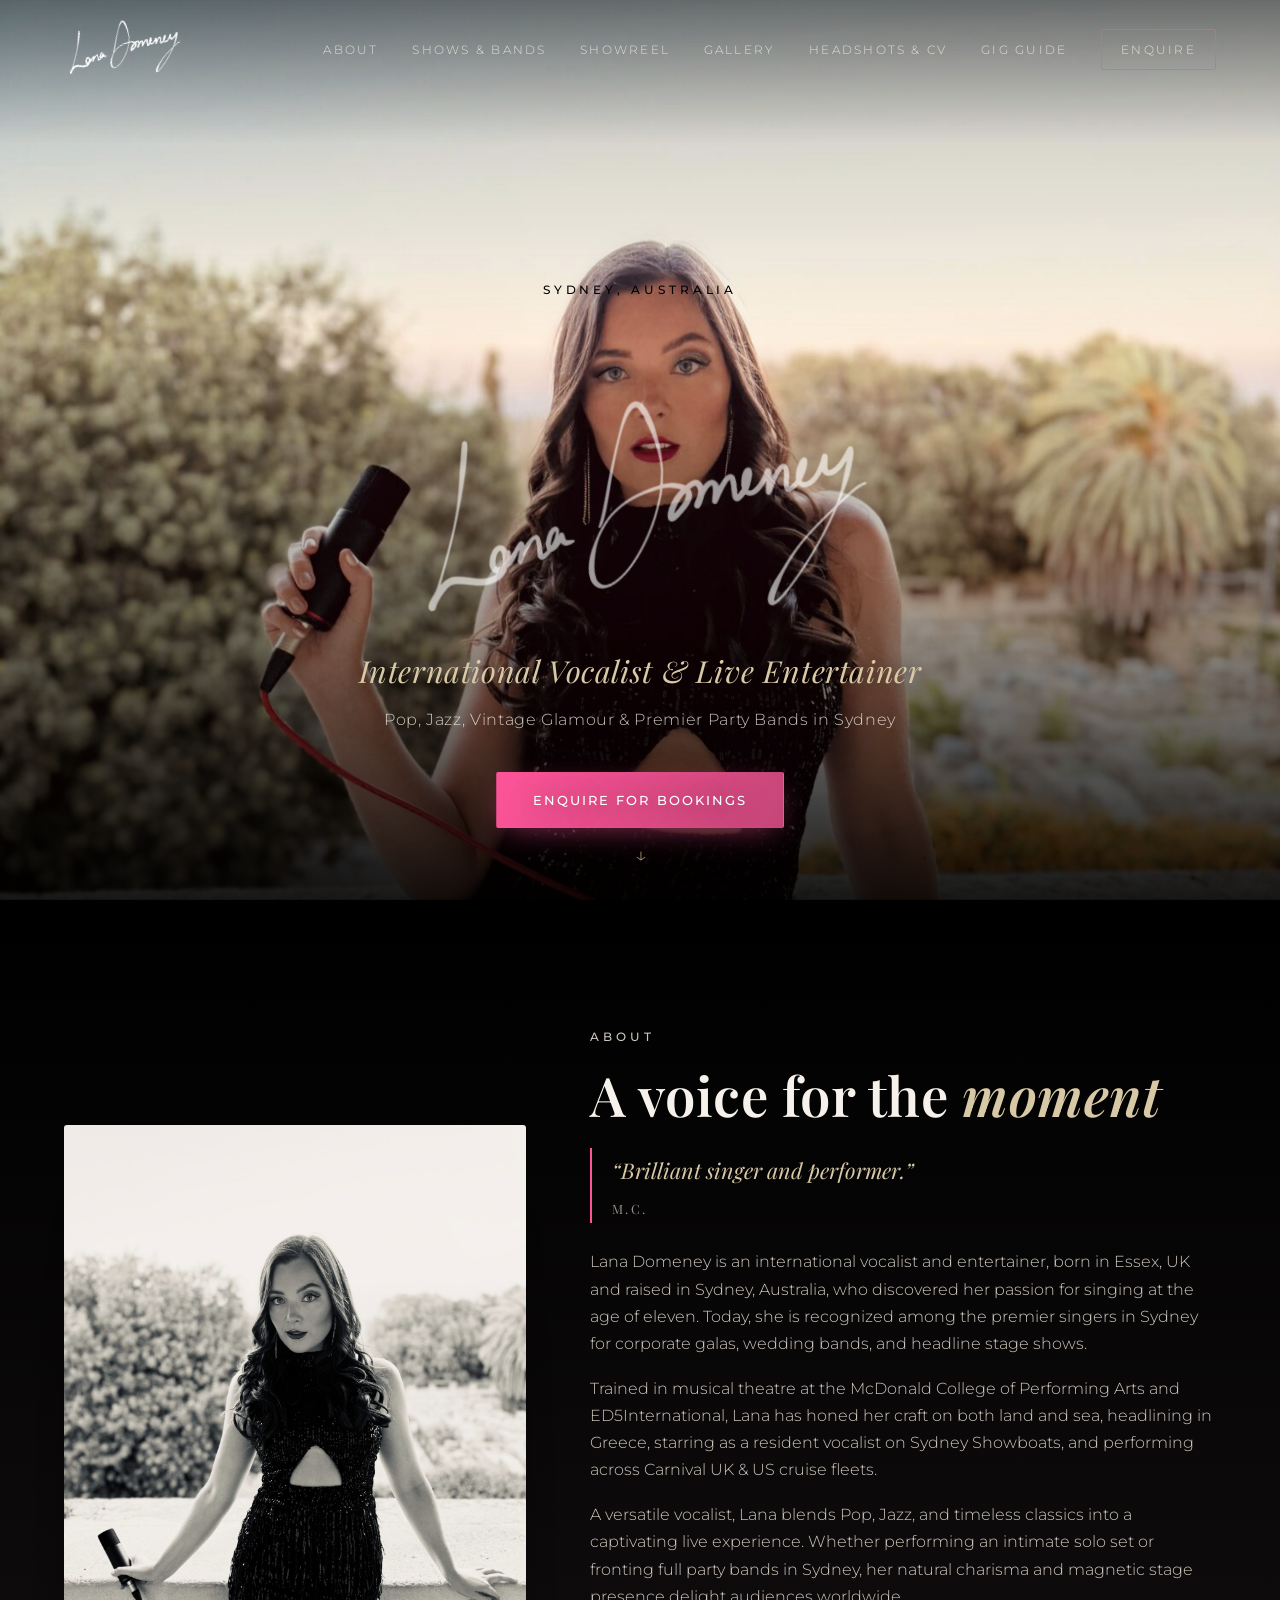
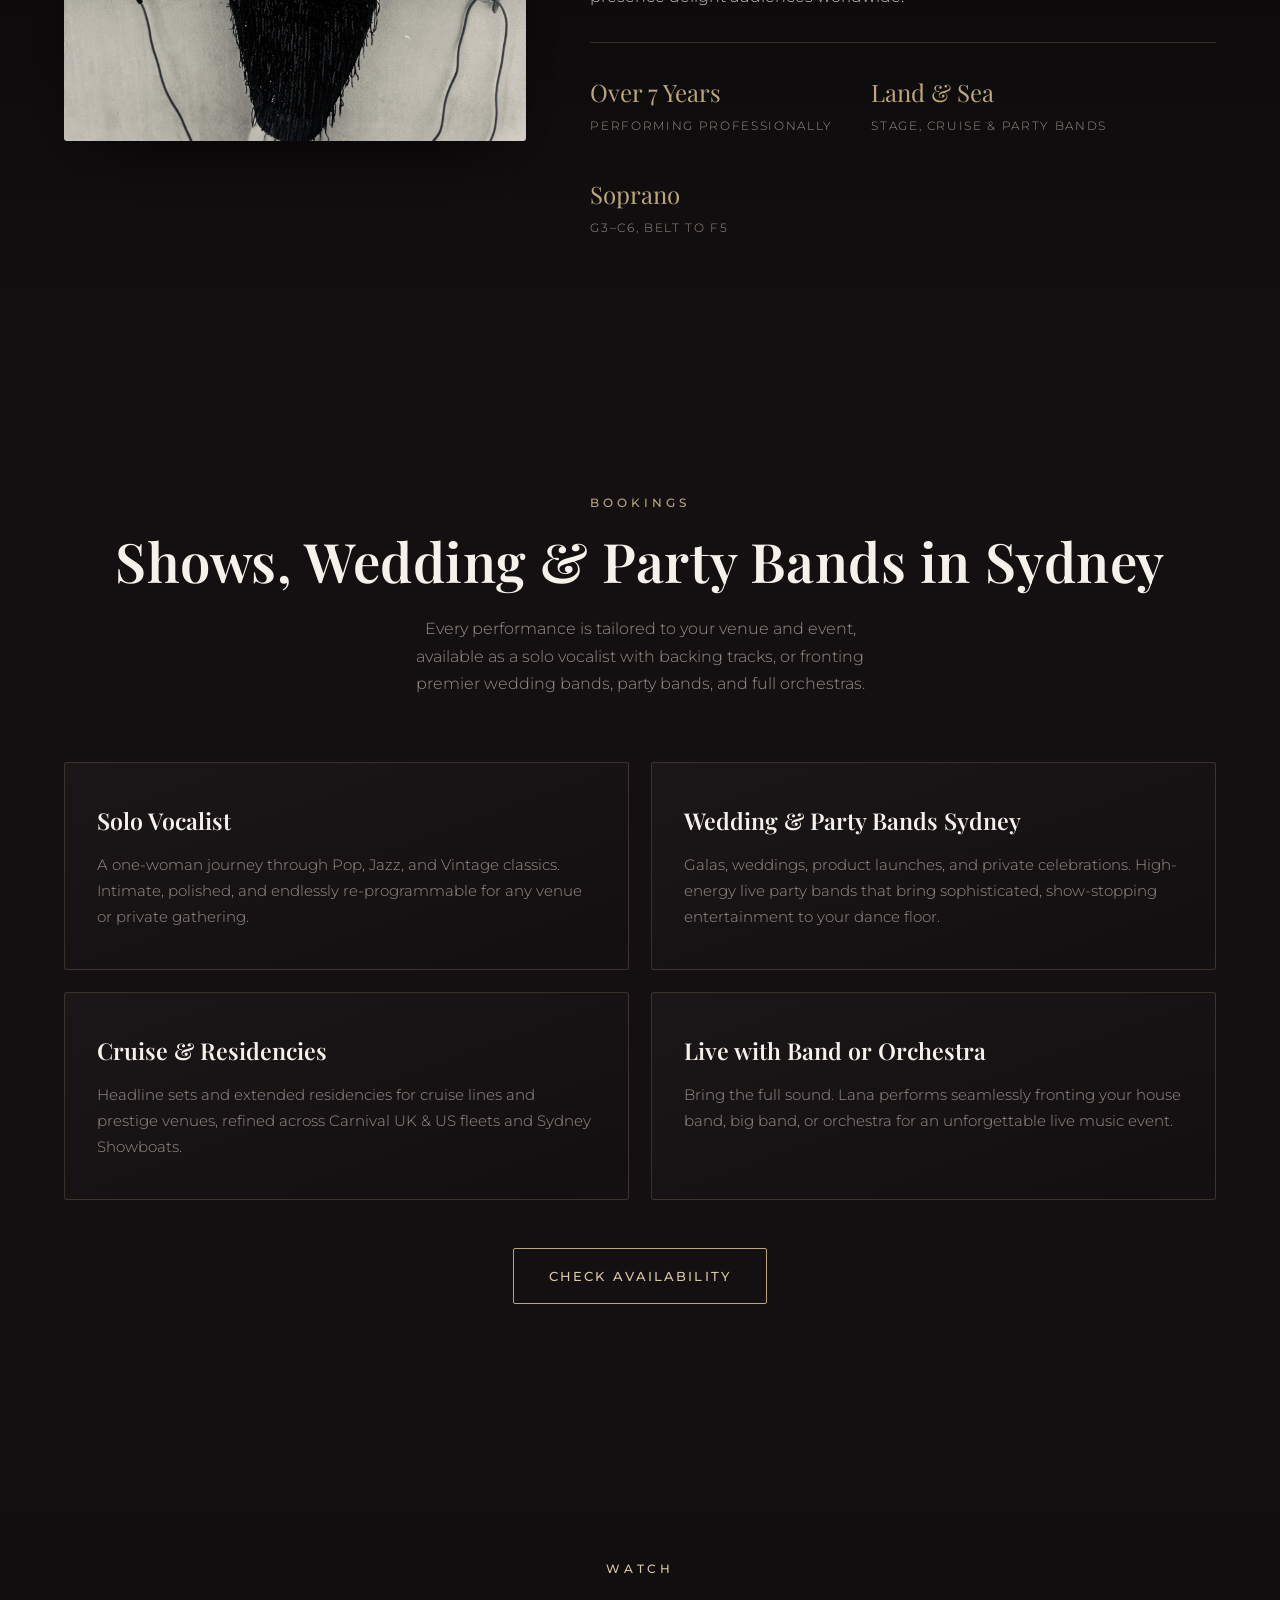
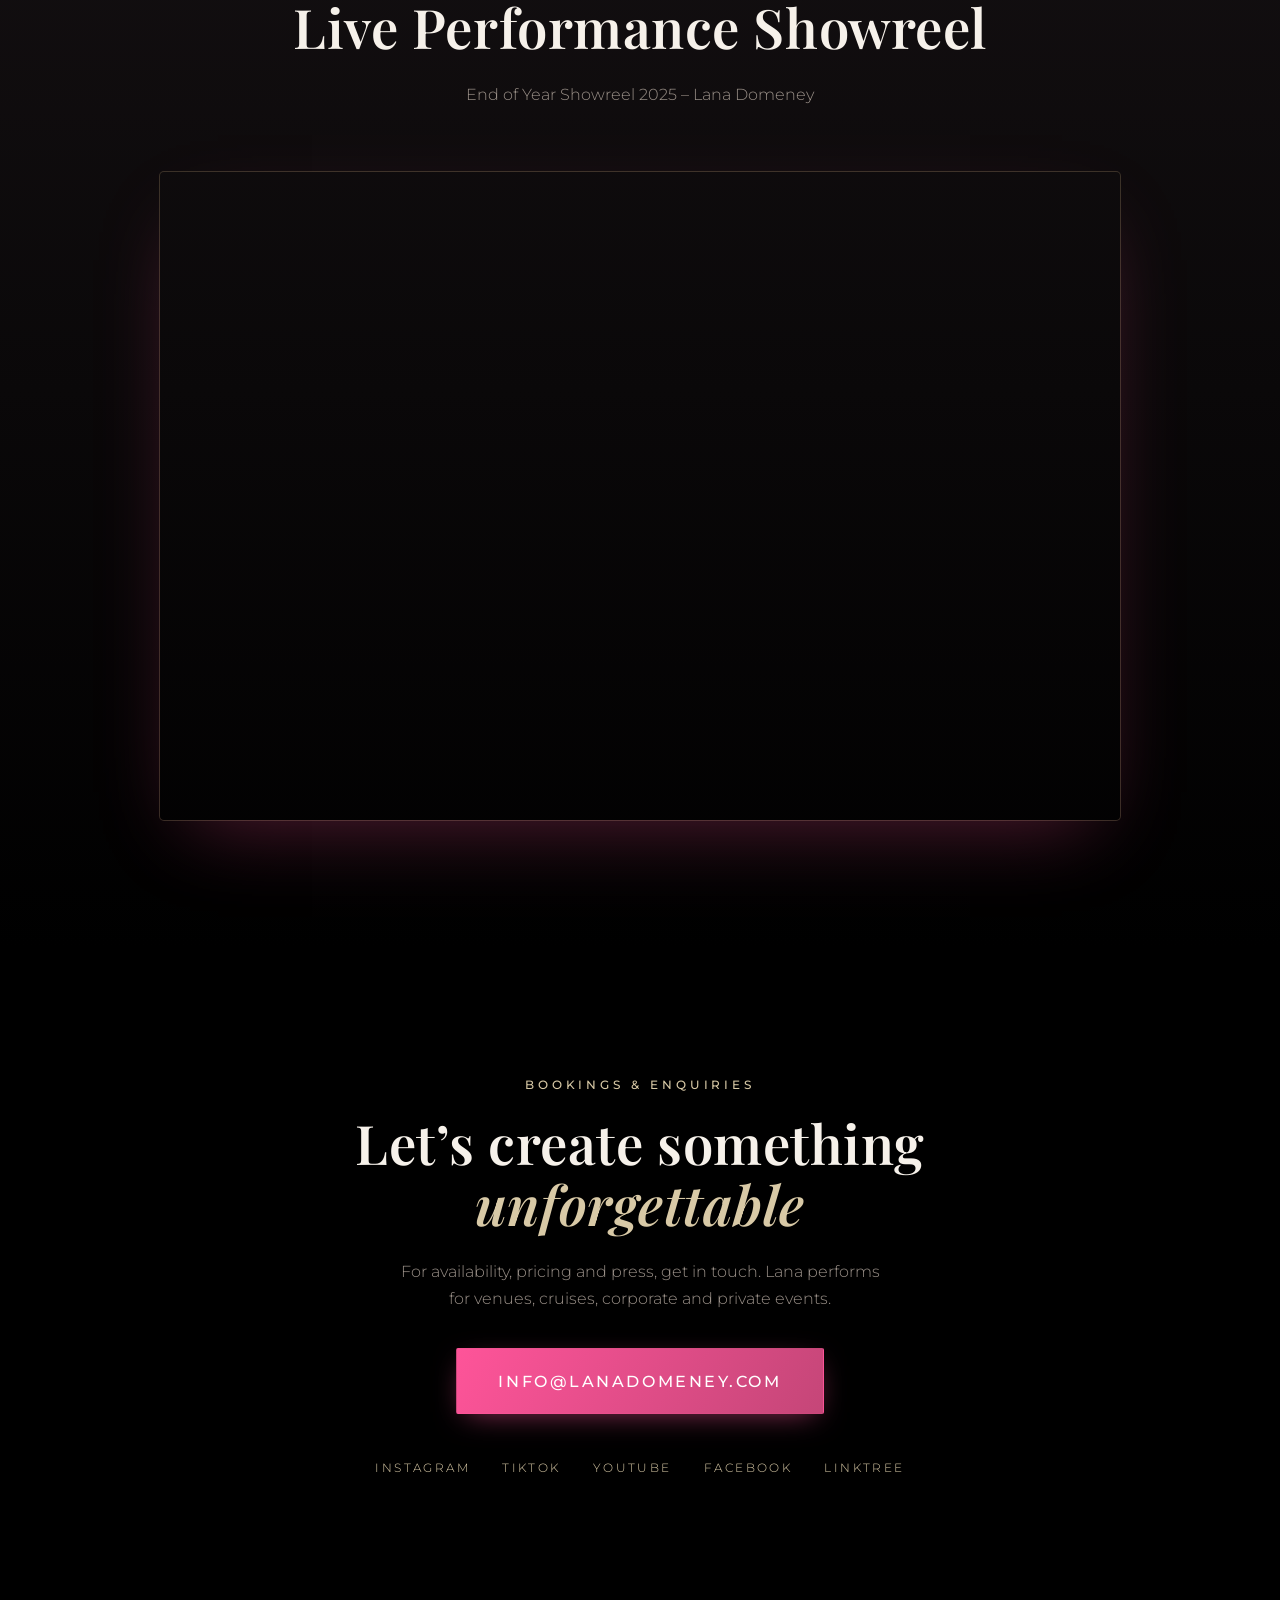
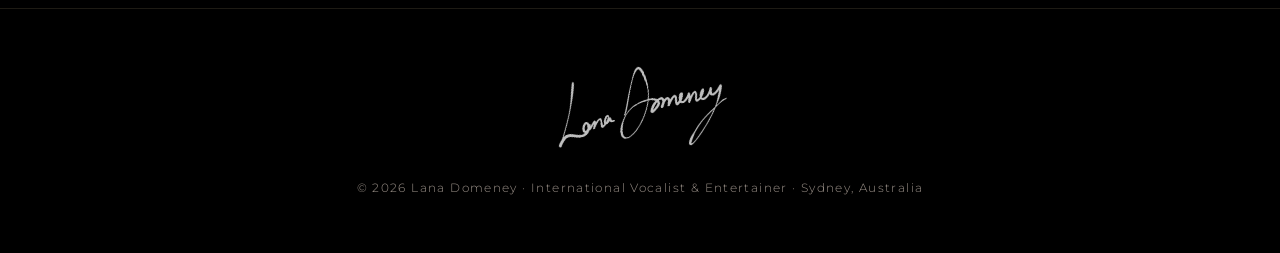
<file: index.html>
<!DOCTYPE html>
<html lang="en">
<head>
  <meta charset="UTF-8" />
  <meta name="viewport" content="width=device-width, initial-scale=1.0" />
  <title>Lana Domeney | Premier Sydney Singer, Vocalist &amp; Live Party Bands</title>
  <meta name="description" content="Lana Domeney is one of the premier singers in Sydney and a versatile Sydney vocalist available for wedding bands, party bands, corporate events, and cruise residencies." />
  <meta name="keywords" content="Lana Domeney, Sydney singers, singers in Sydney, Sydney vocalist, best vocalists in Sydney, wedding bands Sydney, party bands Sydney, live music Sydney, corporate entertainment Sydney" />
  <meta name="author" content="Lana Domeney" />

  <!-- ===== OPEN GRAPH & SOCIAL METADATA ===== -->
  <meta property="og:type" content="website" />
  <meta property="og:title" content="Lana Domeney | Premier Sydney Singer, Vocalist &amp; Live Party Bands" />
  <meta property="og:description" content="Looking for top singers in Sydney? Lana Domeney delivers captivating Pop, Jazz &amp; Vintage Live Entertainment for wedding bands, party bands, corporate galas, and cruise residencies." />
  <meta property="og:image" content="assets/img/promo-4.jpg" />
  <meta property="og:url" content="https://lanadomeney.com/" />
  <meta name="twitter:card" content="summary_large_image" />
  <meta name="twitter:title" content="Lana Domeney | Sydney Singers, Vocalist &amp; Party Bands" />
  <meta name="twitter:description" content="Premier Sydney vocalist &amp; entertainer available for shows, wedding bands, party bands, and corporate events." />
  <meta name="theme-color" content="#000000" />

  <!-- ===== STRUCTURED DATA (JSON-LD SCHEMA) ===== -->
  <script type="application/ld+json">
  {
    "@context": "https://schema.org",
    "@type": "Person",
    "name": "Lana Domeney",
    "url": "https://lanadomeney.com/",
    "image": "https://lanadomeney.com/assets/img/promo-4.jpg",
    "jobTitle": "Vocalist, Singer & Live Entertainer",
    "description": "Sydney-based international vocalist performing Pop, Jazz, Vintage classics, and headline live shows for corporate events, wedding bands, party bands, and cruises.",
    "address": {
      "@type": "PostalAddress",
      "addressLocality": "Sydney",
      "addressRegion": "NSW",
      "addressCountry": "Australia"
    },
    "sameAs": [
      "https://www.instagram.com/lanadomeney/",
      "https://www.tiktok.com/@lanadomeney",
      "https://www.youtube.com/@lanadomeney",
      "https://www.facebook.com/lanadomeney/",
      "https://linktr.ee/lanadomeney"
    ],
    "knowsAbout": ["Live Singing", "Pop & Jazz Vocalist", "Sydney Singers", "Wedding Bands Sydney", "Party Bands Sydney", "Corporate Live Entertainment"]
  }
  </script>

  <link rel="icon" type="image/png" href="assets/favicon.png" />

  <link rel="preconnect" href="https://fonts.googleapis.com" />
  <link rel="preconnect" href="https://fonts.gstatic.com" crossorigin />
  <link href="https://fonts.googleapis.com/css2?family=Playfair+Display:ital,wght@0,400;0,600;0,700;1,400&family=Montserrat:wght@300;400;500;600&display=swap" rel="stylesheet" />

  <link rel="stylesheet" href="assets/css/style.css" />
</head>
<body>

  <!-- ===== NAV ===== -->
  <header class="nav" id="nav">
    <a href="#home" class="nav__brand" aria-label="Lana Domeney, home">
      <img src="assets/logo/lana-white.png" alt="Lana Domeney - International Vocalist" />
    </a>
    <nav class="nav__links" aria-label="Primary">
      <a href="#about">About</a>
      <a href="#shows">Shows &amp; Bands</a>
      <a href="#showreel">Showreel</a>
      <a href="gallery.html">Gallery</a>
      <a href="headshots.html">Headshots &amp; CV</a>
      <a href="gig-guide.html">Gig Guide</a>
      <a href="#contact" class="nav__cta">Enquire</a>
    </nav>
    <button class="nav__toggle" id="navToggle" aria-label="Open menu" aria-expanded="false">
      <span></span><span></span><span></span>
    </button>
  </header>

  <!-- ===== HERO ===== -->
  <section class="hero" id="home">
    <div class="hero__media" role="img" aria-label="Lana Domeney performing live"></div>
    <div class="hero__scrim"></div>
    <div class="hero__inner">
      <p class="eyebrow eyebrow--light hero__eyebrow">Sydney, Australia</p>
      <img class="hero__logo logo-tilt" src="assets/logo/lana-white.png" alt="Lana Domeney - Vocalist &amp; Entertainer" />
      <h1 class="hero__tag">International Vocalist &amp; Live Entertainer</h1>
      <p class="hero__sub">Pop, Jazz, Vintage Glamour &amp; Premier Party Bands in Sydney</p>
      <a href="#contact" class="btn btn--pink">Enquire for Bookings</a>
    </div>
    <a href="#about" class="hero__scroll" aria-label="Scroll to about">&#8595;</a>
  </section>

  <!-- ===== ABOUT ===== -->
  <section class="about section" id="about">
    <div class="about__grid">
      <div class="about__photo">
        <img src="assets/img/promo-3.jpg" alt="Lana Domeney - Premier singer in Sydney" loading="lazy" />
      </div>
      <div class="about__text">
        <p class="eyebrow">About</p>
        <h2 class="section__title">A voice for the <em>moment</em></h2>
        <blockquote class="pullquote">&ldquo;Brilliant singer and performer.&rdquo;<cite>M.C.</cite></blockquote>
        <p>Lana Domeney is an international vocalist and entertainer, born in Essex, UK and raised in Sydney, Australia, who discovered her passion for singing at the age of eleven. Today, she is recognized among the premier singers in Sydney for corporate galas, wedding bands, and headline stage shows.</p>
        <p>Trained in musical theatre at the McDonald College of Performing Arts and ED5International, Lana has honed her craft on both land and sea, headlining in Greece, starring as a resident vocalist on Sydney Showboats, and performing across Carnival UK &amp; US cruise fleets.</p>
        <p>A versatile vocalist, Lana blends Pop, Jazz, and timeless classics into a captivating live experience. Whether performing an intimate solo set or fronting full party bands in Sydney, her natural charisma and magnetic stage presence delight audiences worldwide.</p>
        <div class="about__facts">
          <div><span>Over 7 Years</span>performing professionally</div>
          <div><span>Land &amp; Sea</span>Stage, cruise &amp; party bands</div>
          <div><span>Soprano</span>G3&ndash;C6, belt to F5</div>
        </div>
      </div>
    </div>
  </section>

  <!-- ===== SHOWS / PACKAGES ===== -->
  <section class="shows section" id="shows">
    <div class="section__head center">
      <p class="eyebrow">Bookings</p>
      <h2 class="section__title">Shows, Wedding &amp; Party Bands in Sydney</h2>
      <p class="section__lead">Every performance is tailored to your venue and event, available as a solo vocalist with backing tracks, or fronting premier wedding bands, party bands, and full orchestras.</p>
    </div>
    <div class="cards">
      <article class="card">
        <h3>Solo Vocalist</h3>
        <p>A one-woman journey through Pop, Jazz, and Vintage classics. Intimate, polished, and endlessly re-programmable for any venue or private gathering.</p>
      </article>
      <article class="card">
        <h3>Wedding &amp; Party Bands Sydney</h3>
        <p>Galas, weddings, product launches, and private celebrations. High-energy live party bands that bring sophisticated, show-stopping entertainment to your dance floor.</p>
      </article>
      <article class="card">
        <h3>Cruise &amp; Residencies</h3>
        <p>Headline sets and extended residencies for cruise lines and prestige venues, refined across Carnival UK &amp; US fleets and Sydney Showboats.</p>
      </article>
      <article class="card">
        <h3>Live with Band or Orchestra</h3>
        <p>Bring the full sound. Lana performs seamlessly fronting your house band, big band, or orchestra for an unforgettable live music event.</p>
      </article>
    </div>
    <div class="center">
      <a href="#contact" class="btn btn--outline">Check availability</a>
    </div>
  </section>

  <!-- ===== SHOWREEL ===== -->
  <section class="reel section" id="showreel">
    <div class="section__head center">
      <p class="eyebrow eyebrow--light">Watch</p>
      <h2 class="section__title">Live Performance Showreel</h2>
      <p class="section__lead">End of Year Showreel 2025 &ndash; Lana Domeney</p>
    </div>
    <div class="reel__frame">
      <iframe
        src="https://www.youtube.com/embed/VcOsoinFNQ8?rel=0"
        title="Lana Domeney - Live Performance Showreel"
        loading="lazy"
        referrerpolicy="strict-origin-when-cross-origin"
        allow="accelerometer; autoplay; clipboard-write; encrypted-media; gyroscope; picture-in-picture; web-share"
        allowfullscreen></iframe>
    </div>
  </section>

  <!-- ===== CONTACT ===== -->
  <section class="contact section" id="contact">
    <div class="contact__inner">
      <p class="eyebrow eyebrow--light">Bookings &amp; Enquiries</p>
      <h2 class="section__title">Let&rsquo;s create something <em>unforgettable</em></h2>
      <p class="section__lead">For availability, pricing and press, get in touch. Lana performs for venues, cruises, corporate and private events.</p>
      <a href="mailto:info@lanadomeney.com?subject=Booking%20Enquiry%20%7C%20Lana%20Domeney" class="btn btn--pink btn--lg">info@lanadomeney.com</a>
      <ul class="socials" aria-label="Social links">
        <li><a href="https://www.instagram.com/lanadomeney/" target="_blank" rel="noopener">Instagram</a></li>
        <li><a href="https://www.tiktok.com/@lanadomeney" target="_blank" rel="noopener">TikTok</a></li>
        <li><a href="https://www.youtube.com/@lanadomeney" target="_blank" rel="noopener">YouTube</a></li>
        <li><a href="https://www.facebook.com/lanadomeney/" target="_blank" rel="noopener">Facebook</a></li>
        <li><a href="https://linktr.ee/lanadomeney" target="_blank" rel="noopener">Linktree</a></li>
      </ul>
    </div>
  </section>

  <!-- ===== FOOTER ===== -->
  <footer class="footer">
    <img class="footer__sig logo-tilt" src="assets/logo/lana-white.png" alt="Lana Domeney" />
    <p>&copy; <span id="year">2026</span> Lana Domeney · International Vocalist &amp; Entertainer · Sydney, Australia</p>
  </footer>

  <script src="assets/js/main.js"></script>
</body>
</html>
</file>
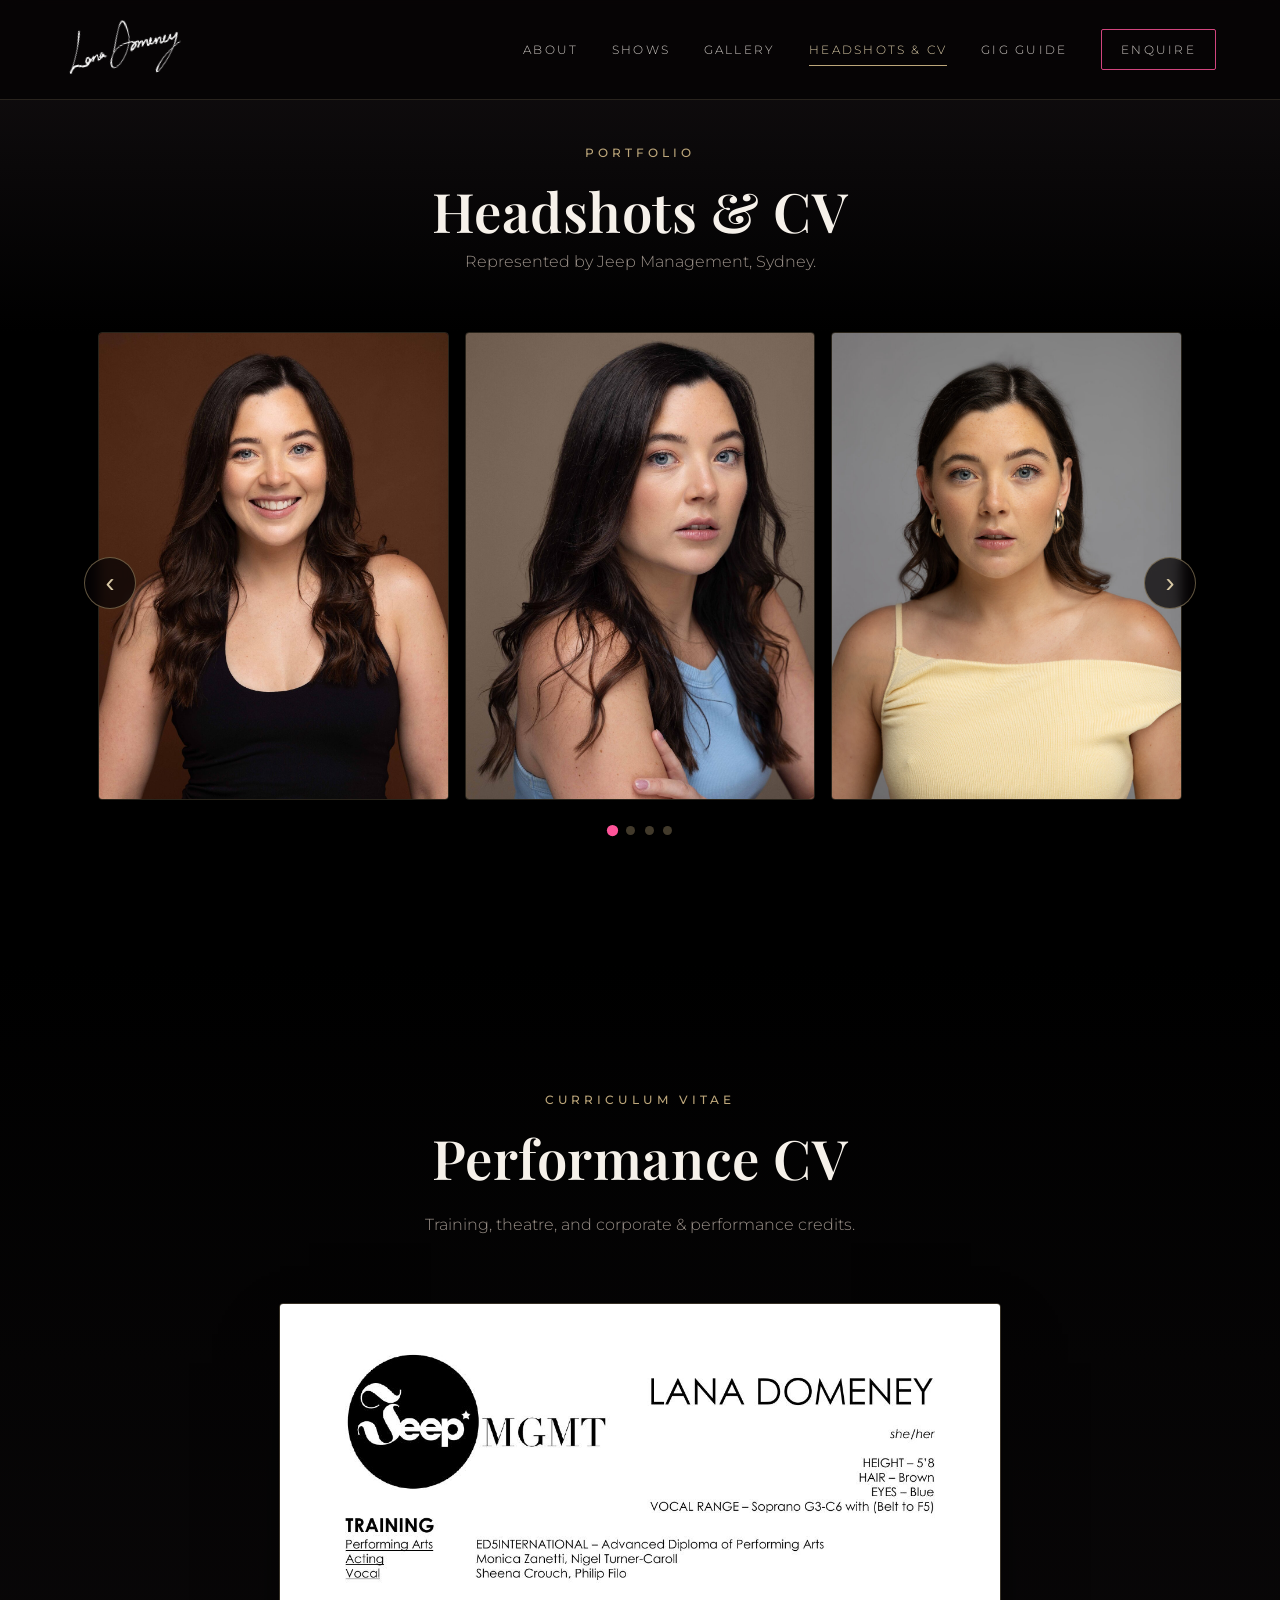
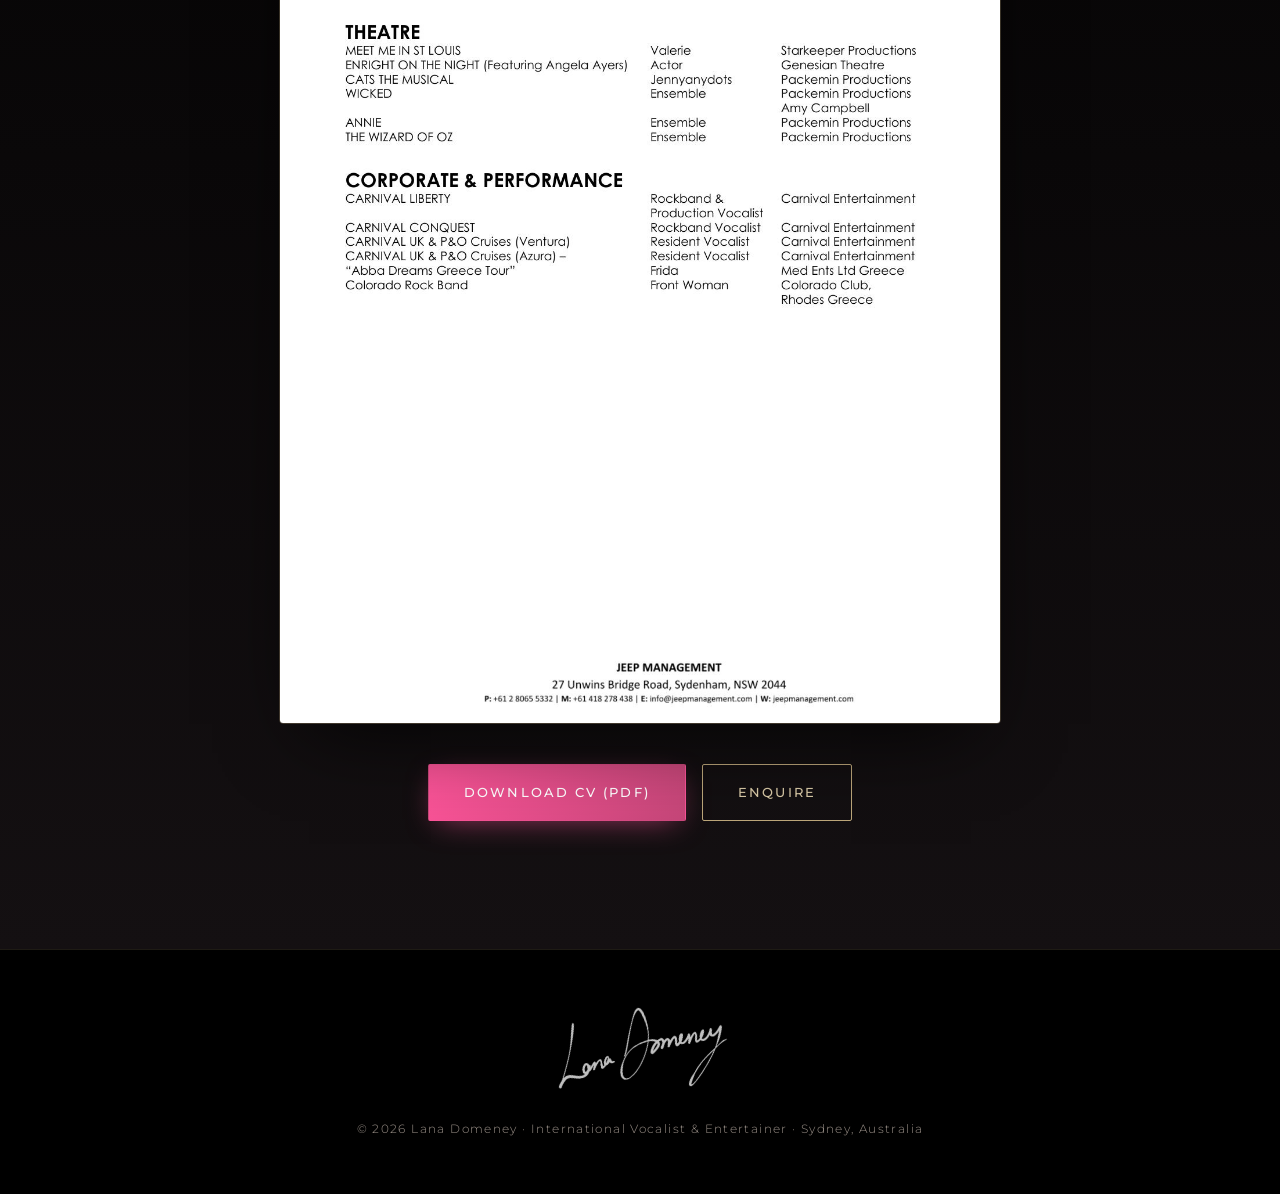
<file: headshots.html>
<!DOCTYPE html>
<html lang="en">
<head>
  <meta charset="UTF-8" />
  <meta name="viewport" content="width=device-width, initial-scale=1.0" />
  <title>Headshots &amp; CV | Lana Domeney - Sydney Vocalist &amp; Entertainer</title>
  <meta name="description" content="Professional headshots and performance CV for Sydney singer and musical theatre vocalist Lana Domeney, represented by Jeep Management, Sydney." />
  <meta name="keywords" content="Lana Domeney headshots, Lana Domeney CV, Sydney singers, Sydney vocalist, Jeep Management Sydney, Sydney theatre vocalist" />
  <meta property="og:type" content="article" />
  <meta property="og:title" content="Headshots &amp; CV | Lana Domeney - Sydney Vocalist &amp; Entertainer" />
  <meta property="og:description" content="Professional headshots, performance credits, and CV for premier Sydney vocalist Lana Domeney, represented by Jeep Management, Sydney." />
  <meta property="og:image" content="assets/headshots/hs-1.jpg" />
  <meta property="og:url" content="https://lanadomeney.com/headshots.html" />
  <link rel="icon" type="image/png" href="assets/favicon.png" />
  <link rel="preconnect" href="https://fonts.googleapis.com" />
  <link rel="preconnect" href="https://fonts.gstatic.com" crossorigin />
  <link href="https://fonts.googleapis.com/css2?family=Playfair+Display:ital,wght@0,400;0,600;0,700;1,400&family=Montserrat:wght@300;400;500;600&display=swap" rel="stylesheet" />
  <link rel="stylesheet" href="assets/css/style.css" />
</head>
<body class="subpage">

  <!-- ===== NAV ===== -->
  <header class="nav nav--solid" id="nav">
    <a href="index.html" class="nav__brand" aria-label="Lana Domeney, home">
      <img src="assets/logo/lana-white.png" alt="Lana Domeney - Sydney Vocalist" />
    </a>
    <nav class="nav__links" aria-label="Primary">
      <a href="index.html#about">About</a>
      <a href="index.html#shows">Shows</a>
      <a href="gallery.html">Gallery</a>
      <a href="headshots.html" class="is-current">Headshots &amp; CV</a>
      <a href="gig-guide.html">Gig Guide</a>
      <a href="index.html#contact" class="nav__cta">Enquire</a>
    </nav>
    <button class="nav__toggle" id="navToggle" aria-label="Open menu" aria-expanded="false">
      <span></span><span></span><span></span>
    </button>
  </header>

  <!-- ===== PAGE HEAD ===== -->
  <section class="pagehead">
    <p class="eyebrow">Portfolio</p>
    <h1 class="section__title">Headshots &amp; CV</h1>
    <p class="section__lead" style="margin:0 auto">Represented by Jeep Management, Sydney.</p>
  </section>

  <!-- ===== HEADSHOT CAROUSEL ===== -->
  <section class="section section--top0">
    <div class="carousel" id="carousel">
      <div class="carousel__viewport">
        <div class="carousel__track" id="carTrack">
          <figure class="carousel__slide"><img src="assets/headshots/hs-1.jpg" alt="Lana Domeney - Sydney vocalist professional headshot 1" /></figure>
          <figure class="carousel__slide"><img src="assets/headshots/hs-2.jpg" alt="Lana Domeney - Sydney singer performance headshot 2" /></figure>
          <figure class="carousel__slide"><img src="assets/headshots/hs-3.jpg" alt="Lana Domeney - Top vocalists in Sydney headshot 3" /></figure>
          <figure class="carousel__slide"><img src="assets/headshots/hs-4.jpg" alt="Lana Domeney - Sydney party band lead singer headshot 4" /></figure>
          <figure class="carousel__slide"><img src="assets/headshots/hs-5.jpg" alt="Lana Domeney - Sydney wedding band vocalist headshot 5" /></figure>
          <figure class="carousel__slide"><img src="assets/headshots/hs-6.jpg" alt="Lana Domeney - International Sydney vocalist headshot 6" /></figure>
        </div>
      </div>
      <button class="carousel__btn carousel__prev" id="carPrev" aria-label="Previous headshot">&#8249;</button>
      <button class="carousel__btn carousel__next" id="carNext" aria-label="Next headshot">&#8250;</button>
      <div class="carousel__dots" id="carDots" aria-hidden="true"></div>
    </div>
  </section>

  <!-- ===== CV PREVIEW ===== -->
  <section class="cv section" id="cv">
    <div class="section__head center">
      <p class="eyebrow">Curriculum Vitae</p>
      <h2 class="section__title">Performance CV</h2>
      <p class="section__lead" style="margin:0 auto">Training, theatre, and corporate &amp; performance credits.</p>
    </div>
    <div class="cv__wrap">
      <a class="cv__doc" href="assets/cv/lana-domeney-cv.pdf" target="_blank" rel="noopener" aria-label="Open full CV as PDF">
        <img src="assets/cv/cv-preview.jpg" alt="Lana Domeney performance CV, page 1" loading="lazy" />
        <span class="cv__badge">View full PDF</span>
      </a>
      <div class="cv__actions">
        <a class="btn btn--pink" href="assets/cv/lana-domeney-cv.pdf" download>Download CV (PDF)</a>
        <a class="btn btn--outline" href="index.html#contact">Enquire</a>
      </div>
    </div>
  </section>

  <!-- ===== FOOTER ===== -->
  <footer class="footer">
    <img class="footer__sig logo-tilt" src="assets/logo/lana-white.png" alt="Lana Domeney" />
    <p>&copy; <span id="year">2026</span> Lana Domeney · International Vocalist &amp; Entertainer · Sydney, Australia</p>
  </footer>

  <script src="assets/js/main.js"></script>
</body>
</html>
</file>
<file: assets/css/style.css>
/* ===================================================================
   Lana Domeney - International Vocalist & Entertainer
   Aesthetic: after-dark supper club / sultry jazz-lounge glamour
   =================================================================== */

:root{
  --black:#000000;
  --ink:#0a0a0a;
  --ink-2:#141012;
  --beige:#bca67a;
  --beige-soft:#d8c9a6;
  --pink:#fe5499;
  --pink-deep:#c54678;
  --white:#f6f1ea;
  --muted:#9a9088;
  --maxw:1180px;
  --ease:cubic-bezier(.19,1,.22,1);
  --serif:"Playfair Display",Georgia,serif;
  --sans:"Montserrat",-apple-system,BlinkMacSystemFont,"Segoe UI",sans-serif;
}

*,*::before,*::after{box-sizing:border-box;margin:0;padding:0}
html{scroll-behavior:smooth}
body{
  background:var(--black);
  color:var(--white);
  font-family:var(--sans);
  font-weight:300;
  line-height:1.7;
  -webkit-font-smoothing:antialiased;
  overflow-x:hidden;
}
img{max-width:100%;display:block}
a{color:inherit;text-decoration:none}
em{font-style:italic;color:var(--beige-soft)}

/* ---------- Shared type ---------- */
.eyebrow{
  font-family:var(--sans);
  font-weight:500;
  font-size:.72rem;
  letter-spacing:.34em;
  text-transform:uppercase;
  color:var(--beige);
  margin-bottom:1.1rem;
}
.eyebrow--light{color:var(--beige-soft)}
.section__title{
  font-family:var(--serif);
  font-weight:600;
  font-size:clamp(2rem,5vw,3.4rem);
  line-height:1.12;
  letter-spacing:.01em;
  color:var(--white);
  margin-bottom:1.4rem;
}
.section__lead{
  max-width:44ch;
  color:var(--muted);
  font-size:1.02rem;
}
.center{text-align:center}
.section__head.center .section__lead{margin:0 auto}

/* ---------- Layout ---------- */
.section{padding:clamp(4.5rem,10vw,8rem) clamp(1.25rem,5vw,4rem)}
.section__head{margin-bottom:clamp(2.5rem,5vw,4rem)}

/* ---------- Buttons ---------- */
.btn{
  display:inline-block;
  font-family:var(--sans);
  font-weight:500;
  font-size:.82rem;
  letter-spacing:.16em;
  text-transform:uppercase;
  padding:1rem 2.2rem;
  border-radius:2px;
  transition:transform .4s var(--ease),background .4s var(--ease),color .4s var(--ease),box-shadow .4s var(--ease);
  cursor:pointer;
  border:1px solid transparent;
}
.btn--pink{
  background:linear-gradient(120deg,var(--pink),var(--pink-deep));
  color:#fff;
  box-shadow:0 8px 30px -10px rgba(254,84,153,.6);
}
.btn--pink:hover{transform:translateY(-3px);box-shadow:0 14px 40px -10px rgba(254,84,153,.75)}
.btn--outline{
  border-color:var(--beige);
  color:var(--beige-soft);
  background:transparent;
}
.btn--outline:hover{background:var(--beige);color:var(--black);transform:translateY(-3px)}
.btn--lg{font-size:1rem;padding:1.15rem 2.6rem}

/* ---------- NAV ---------- */
.nav{
  position:fixed;top:0;left:0;right:0;z-index:50;
  display:flex;align-items:center;justify-content:space-between;
  padding:1.1rem clamp(1.25rem,5vw,4rem);
  transition:background .5s var(--ease),padding .5s var(--ease),box-shadow .5s var(--ease);
}
.nav.scrolled{
  background:rgba(6,4,5,.86);
  backdrop-filter:blur(14px);
  padding:.7rem clamp(1.25rem,5vw,4rem);
  box-shadow:0 1px 0 rgba(188,166,122,.16);
}
.nav__brand img{height:64px;width:auto;opacity:.98;transform:rotate(-15deg);transform-origin:center}
.nav--solid{background:rgba(6,4,5,.9);backdrop-filter:blur(14px);box-shadow:0 1px 0 rgba(188,166,122,.16)}
/* Signature logo tilt: flows 15deg counter-clockwise (brand rule) */
.logo-tilt{transform:rotate(-15deg);transform-origin:center}
.nav__links{display:flex;align-items:center;gap:2.1rem}
.nav__links a{
  font-size:.78rem;letter-spacing:.18em;text-transform:uppercase;
  color:var(--white);opacity:.82;transition:opacity .3s,color .3s;position:relative;
}
.nav__links a:not(.nav__cta):after{
  content:"";position:absolute;left:0;bottom:-6px;height:1px;width:0;background:var(--pink);transition:width .35s var(--ease);
}
.nav__links a:not(.nav__cta):hover{opacity:1;color:var(--beige-soft)}
.nav__links a:not(.nav__cta):hover:after{width:100%}
.nav__cta{
  border:1px solid var(--pink);color:var(--pink);
  padding:.55rem 1.2rem;border-radius:2px;opacity:1;
  transition:background .35s,color .35s;
}
.nav__cta:hover{background:var(--pink);color:#fff}
.nav__toggle{display:none;flex-direction:column;gap:5px;background:none;border:0;cursor:pointer;padding:6px}
.nav__toggle span{width:26px;height:2px;background:var(--white);transition:.35s var(--ease)}

/* ---------- HERO ---------- */
.hero{position:relative;min-height:100svh;display:flex;align-items:flex-end;justify-content:center;text-align:center;overflow:hidden}
.hero__media{
  position:absolute;inset:0;
  background:url("../img/promo-4.jpg") center 34%/cover no-repeat;
  transform:scale(1.06);
  animation:heroZoom 14s var(--ease) forwards;
}
@keyframes heroZoom{to{transform:scale(1)}}
.hero__scrim{
  position:absolute;inset:0;
  background:linear-gradient(180deg,
     rgba(0,0,0,.55) 0%,
     rgba(0,0,0,.12) 16%,
     rgba(0,0,0,0) 38%,
     rgba(0,0,0,.35) 68%,
     rgba(0,0,0,.9) 100%);
}
.hero__inner{position:relative;z-index:2;padding:6rem 1.5rem clamp(3rem,8vh,6rem);max-width:820px;text-shadow:0 2px 24px rgba(0,0,0,.55)}
.hero__logo{
  width:min(78vw,470px);margin:0 auto 1.6rem;
  filter:drop-shadow(0 6px 30px rgba(0,0,0,.6));
  /* Signature floats clear above the tagline (no overlap) */
  transform:translateY(1.5rem) rotate(-15deg);
  position:relative;z-index:1;
  opacity:.6;
}
.hero__tag{
  font-family:var(--serif);font-weight:400;font-style:italic;
  font-size:clamp(1.15rem,3.2vw,1.9rem);
  color:var(--beige-soft);letter-spacing:.02em;margin-bottom:.6rem;
  position:relative;z-index:2;
}
.hero__sub{color:var(--white);opacity:.8;font-size:clamp(.85rem,2vw,1rem);letter-spacing:.04em;margin-bottom:2.4rem}
/* Hero eyebrow: dark palette colour for legibility over the bright sky */
.hero__eyebrow{
  color:#000;
  text-shadow:none;
  margin-bottom:4.1rem;
}
.hero__scroll{
  position:absolute;bottom:1.7rem;left:50%;transform:translateX(-50%);
  z-index:2;font-size:1.4rem;color:var(--beige);opacity:.8;animation:bob 2.2s ease-in-out infinite;
}
@keyframes bob{0%,100%{transform:translate(-50%,0)}50%{transform:translate(-50%,8px)}}

/* ---------- ABOUT ---------- */
.about{background:linear-gradient(180deg,var(--black),var(--ink-2))}
.about__grid{
  max-width:var(--maxw);margin:0 auto;
  display:grid;grid-template-columns:.85fr 1.15fr;gap:clamp(2rem,5vw,4.5rem);align-items:center;
}
.about__photo{position:relative}
.about__photo img{
  width:100%;border-radius:3px;filter:grayscale(.15) contrast(1.02);
  box-shadow:0 30px 70px -30px rgba(0,0,0,.9);
}
.about__photo::after{
  content:"";position:absolute;inset:0;border:1px solid rgba(188,166,122,.4);
  border-radius:3px;transform:translate(16px,16px);z-index:-1;
}
.pullquote{
  font-family:var(--serif);font-style:italic;font-size:1.35rem;color:var(--beige-soft);
  border-left:2px solid var(--pink);padding:.2rem 0 .2rem 1.2rem;margin:0 0 1.6rem;
}
.pullquote cite{display:block;font-size:.8rem;font-style:normal;letter-spacing:.2em;text-transform:uppercase;color:var(--muted);margin-top:.6rem}
.about__text p{color:#cfc7bd;margin-bottom:1.1rem}
.about__facts{display:flex;flex-wrap:wrap;gap:2.4rem;margin-top:2rem;border-top:1px solid rgba(188,166,122,.22);padding-top:1.8rem}
.about__facts div{font-size:.74rem;letter-spacing:.14em;text-transform:uppercase;color:var(--muted)}
.about__facts span{display:block;font-family:var(--serif);font-size:1.5rem;font-style:normal;letter-spacing:0;text-transform:none;color:var(--beige);margin-bottom:.2rem}

/* ---------- SHOWS ---------- */
.shows{background:var(--ink-2)}
.cards{
  max-width:var(--maxw);margin:0 auto 3rem;
  display:grid;grid-template-columns:repeat(2,1fr);gap:1.4rem;
}
.card{
  position:relative;padding:2.4rem 2rem;border:1px solid rgba(188,166,122,.22);
  border-radius:3px;background:linear-gradient(160deg,rgba(255,255,255,.03),rgba(255,255,255,0));
  transition:transform .5s var(--ease),border-color .5s var(--ease),background .5s var(--ease);
  overflow:hidden;
}
.card::before{
  content:"";position:absolute;top:0;left:0;width:0;height:2px;
  background:linear-gradient(90deg,var(--pink),var(--pink-deep));transition:width .5s var(--ease);
}
.card:hover{transform:translateY(-6px);border-color:rgba(254,84,153,.45);background:linear-gradient(160deg,rgba(254,84,153,.06),rgba(255,255,255,0))}
.card:hover::before{width:100%}
.card h3{font-family:var(--serif);font-weight:600;font-size:1.45rem;color:var(--white);margin-bottom:.7rem}
.card p{color:var(--muted);font-size:.96rem}

/* ---------- SHOWREEL ---------- */
.reel{background:linear-gradient(180deg,var(--ink-2),var(--black))}
.reel__frame{
  max-width:960px;margin:0 auto;position:relative;padding-bottom:56.25%;height:0;
  border-radius:4px;overflow:hidden;
  box-shadow:0 30px 80px -30px rgba(254,84,153,.35),0 0 0 1px rgba(188,166,122,.25);
}
.reel__frame iframe{position:absolute;inset:0;width:100%;height:100%;border:0}

/* ---------- GALLERY ---------- */
.gallery{background:var(--black)}
.masonry{
  max-width:1300px;margin:0 auto;
  columns:3;column-gap:14px;
}
.masonry__item{
  display:block;width:100%;border:0;padding:0;margin:0 0 14px;background:none;cursor:pointer;
  border-radius:3px;overflow:hidden;position:relative;line-height:0;
}
.masonry__item img{width:100%;transition:transform .7s var(--ease),filter .5s var(--ease);filter:brightness(.92)}
.masonry__item::after{
  content:"View";position:absolute;inset:0;display:flex;align-items:center;justify-content:center;
  font-size:.72rem;letter-spacing:.26em;text-transform:uppercase;color:#fff;
  background:linear-gradient(0deg,rgba(197,70,120,.55),rgba(0,0,0,.15));
  opacity:0;transition:opacity .45s var(--ease);
}
.masonry__item:hover img{transform:scale(1.05);filter:brightness(1)}
.masonry__item:hover::after{opacity:1}

/* ---------- GALLERY GRID (uniform 4x2 / 2x4) ---------- */
.grid8{
  max-width:1280px;margin:0 auto;
  display:grid;grid-template-columns:repeat(4,1fr);gap:14px;
}
.grid8 .masonry__item{margin:0;aspect-ratio:3/4}
.grid8 .masonry__item img{width:100%;height:100%;object-fit:cover;object-position:center 18%}

/* ---------- CONTACT ---------- */
.contact{
  background:
    linear-gradient(rgba(0,0,0,.82),rgba(0,0,0,.9)),
    url("../img/outdoor-5.jpg") center 28%/cover fixed no-repeat;
  text-align:center;
}
.contact__inner{max-width:640px;margin:0 auto}
.contact .section__lead{margin:0 auto 2.2rem}
.socials{list-style:none;display:flex;gap:2rem;justify-content:center;margin-top:2.4rem;flex-wrap:wrap}
.socials a{
  font-size:.76rem;letter-spacing:.2em;text-transform:uppercase;color:var(--beige-soft);
  position:relative;transition:color .3s;
}
.socials a::after{content:"";position:absolute;left:0;bottom:-5px;height:1px;width:0;background:var(--pink);transition:width .35s var(--ease)}
.socials a:hover{color:#fff}
.socials a:hover::after{width:100%}

/* ---------- FOOTER ---------- */
.footer{text-align:center;padding:3.4rem 1.5rem;background:var(--black);border-top:1px solid rgba(188,166,122,.16)}
.footer__sig{width:180px;margin:0 auto 1.2rem;opacity:.75}
.footer p{font-size:.72rem;letter-spacing:.12em;color:var(--muted)}

/* ---------- LIGHTBOX ---------- */
.lightbox{
  position:fixed;inset:0;z-index:100;display:none;align-items:center;justify-content:center;
  background:rgba(0,0,0,.94);padding:4vh 4vw;
}
.lightbox.open{display:flex}
.lightbox img{max-width:88vw;max-height:88vh;border-radius:3px;box-shadow:0 20px 80px -20px rgba(0,0,0,.9)}
.lightbox__close{position:absolute;top:2rem;right:2.2rem;font-size:2.4rem;color:#fff;background:none;border:0;cursor:pointer;line-height:1;opacity:.8;transition:opacity .3s}
.lightbox__close:hover{opacity:1}
.lightbox__nav{
  position:absolute;top:50%;transform:translateY(-50%);font-size:3rem;color:#fff;background:none;border:0;cursor:pointer;
  opacity:.6;transition:opacity .3s;padding:1rem;
}
.lightbox__nav:hover{opacity:1}
.lightbox__prev{left:1rem}
.lightbox__next{right:1rem}

/* ---------- Reveal-on-scroll ---------- */
.reveal{opacity:0;transform:translateY(30px);transition:opacity .9s var(--ease),transform .9s var(--ease)}
.reveal.in{opacity:1;transform:none}

/* ---------- SUBPAGES ---------- */
.nav__links a.is-current{color:var(--beige-soft);opacity:1}
.nav__links a.is-current:after{width:100%;background:var(--beige)}
.pagehead{
  text-align:center;
  padding:clamp(8rem,16vh,11rem) 1.5rem clamp(2rem,5vw,3.5rem);
  background:linear-gradient(180deg,var(--ink-2),var(--black));
}
.pagehead .section__title{margin-bottom:.4rem}
.section--top0{padding-top:0}

/* ---------- CAROUSEL ---------- */
.carousel{position:relative;max-width:1100px;margin:0 auto}
.carousel__viewport{overflow:hidden;border-radius:4px}
.carousel__track{display:flex;transition:transform .7s var(--ease)}
.carousel__slide{
  flex:0 0 33.333%;padding:0 8px;margin:0;
}
.carousel__slide img{
  width:100%;height:clamp(360px,52vh,560px);object-fit:cover;object-position:center 22%;
  border-radius:4px;border:1px solid rgba(188,166,122,.22);
  box-shadow:0 24px 60px -34px rgba(0,0,0,.9);
}
.carousel__btn{
  position:absolute;top:50%;transform:translateY(-50%);z-index:3;
  width:52px;height:52px;border-radius:50%;border:1px solid rgba(188,166,122,.5);
  background:rgba(6,4,5,.72);backdrop-filter:blur(6px);color:var(--beige-soft);
  font-size:1.7rem;line-height:1;cursor:pointer;transition:background .3s,color .3s,transform .3s;
}
.carousel__btn:hover{background:var(--pink);color:#fff;border-color:var(--pink)}
.carousel__prev{left:-6px}
.carousel__next{right:-6px}
.carousel__dots{display:flex;justify-content:center;gap:.6rem;margin-top:1.6rem}
.carousel__dots button{
  width:9px;height:9px;border-radius:50%;border:0;padding:0;cursor:pointer;
  background:rgba(188,166,122,.35);transition:background .3s,transform .3s;
}
.carousel__dots button.active{background:var(--pink);transform:scale(1.25)}

/* ---------- CV ---------- */
.cv{background:linear-gradient(180deg,var(--black),var(--ink-2))}
.cv__wrap{max-width:820px;margin:0 auto;text-align:center}
.cv__doc{
  display:inline-block;position:relative;line-height:0;border-radius:4px;overflow:hidden;
  box-shadow:0 30px 80px -30px rgba(0,0,0,.9);border:1px solid rgba(188,166,122,.28);
  transition:transform .5s var(--ease);
}
.cv__doc img{width:100%;max-width:720px}
.cv__badge{
  position:absolute;left:50%;bottom:18px;transform:translateX(-50%);
  font-size:.7rem;letter-spacing:.24em;text-transform:uppercase;color:#fff;
  background:linear-gradient(120deg,var(--pink),var(--pink-deep));padding:.6rem 1.4rem;border-radius:2px;
  opacity:0;transition:opacity .4s var(--ease);
}
.cv__doc:hover{transform:translateY(-5px)}
.cv__doc:hover .cv__badge{opacity:1}
.cv__actions{display:flex;gap:1rem;justify-content:center;flex-wrap:wrap;margin-top:2rem}

/* ---------- RESPONSIVE ---------- */
@media(max-width:900px){
  .about__grid{grid-template-columns:1fr;gap:2.4rem}
  .about__photo{max-width:420px}
  .cards{grid-template-columns:1fr}
  .masonry{columns:2}
  .grid8{grid-template-columns:repeat(2,1fr)}
  .nav__links{
    position:fixed;top:0;right:0;height:100vh;width:min(78vw,320px);
    flex-direction:column;justify-content:center;gap:2.2rem;
    background:rgba(8,5,6,.97);backdrop-filter:blur(16px);
    transform:translateX(100%);transition:transform .5s var(--ease);
    box-shadow:-20px 0 60px -20px rgba(0,0,0,.8);
  }
  .nav__links.open{transform:translateX(0)}
  .nav__links a{font-size:1rem}
  .nav__brand img{height:52px}
  .carousel__slide{flex:0 0 50%}
  .nav__toggle{display:flex;z-index:60}
  .nav__toggle.open span:nth-child(1){transform:translateY(7px) rotate(45deg)}
  .nav__toggle.open span:nth-child(2){opacity:0}
  .nav__toggle.open span:nth-child(3){transform:translateY(-7px) rotate(-45deg)}
}
@media(max-width:560px){
  .masonry{columns:1}
  .contact{background-attachment:scroll}
  .about__facts{gap:1.6rem}
  .carousel__slide{flex:0 0 100%}
  .carousel__prev{left:4px}
  .carousel__next{right:4px}
}
/* ---------- GIG GUIDE ---------- */
.gig-poster__wrap{
  max-width:580px;width:92%;margin:0 auto 2.5rem;
  border-radius:6px;overflow:hidden;
  border:1px solid rgba(188,166,122,.3);
  box-shadow:0 30px 80px -30px rgba(254,84,153,.35),0 0 0 1px rgba(188,166,122,.25);
  background:var(--ink-2);
}
.gig-poster__wrap .masonry__item{
  display:block;width:100%;border:0;padding:0;margin:0;
  background:none;cursor:pointer;
  opacity:1 !important;transform:none !important;
}
.gig-poster__wrap img{width:100%;height:auto;display:block;opacity:1 !important}

.grid3{
  max-width:1100px;margin:0 auto 2.5rem;
  display:grid;grid-template-columns:repeat(3,1fr);gap:16px;
}
.grid3 .masonry__item{margin:0;aspect-ratio:3/4}
.grid3 .masonry__item img{width:100%;height:100%;object-fit:cover;object-position:center 20%}

.residency__blurb{
  max-width:780px;margin:0 auto 2rem;
  text-align:center;font-size:1.1rem;line-height:1.75;
  color:var(--text-muted);
  background:rgba(255,255,255,.03);
  border:1px solid rgba(188,166,122,.25);
  border-radius:8px;padding:2rem 2.2rem;
}
.residency__blurb a{
  color:var(--pink);text-decoration:underline;font-weight:600;transition:color .3s;
}
.residency__blurb a:hover{color:var(--beige-soft)}

@media(max-width:860px){
  .grid3{grid-template-columns:repeat(2,1fr)}
}
@media(max-width:560px){
  .grid3{grid-template-columns:1fr}
  .residency__blurb{padding:1.4rem 1.4rem;font-size:1rem}
}
@media(prefers-reduced-motion:reduce){
  *{animation:none!important;scroll-behavior:auto}
  .reveal{opacity:1;transform:none}
}
</file>
